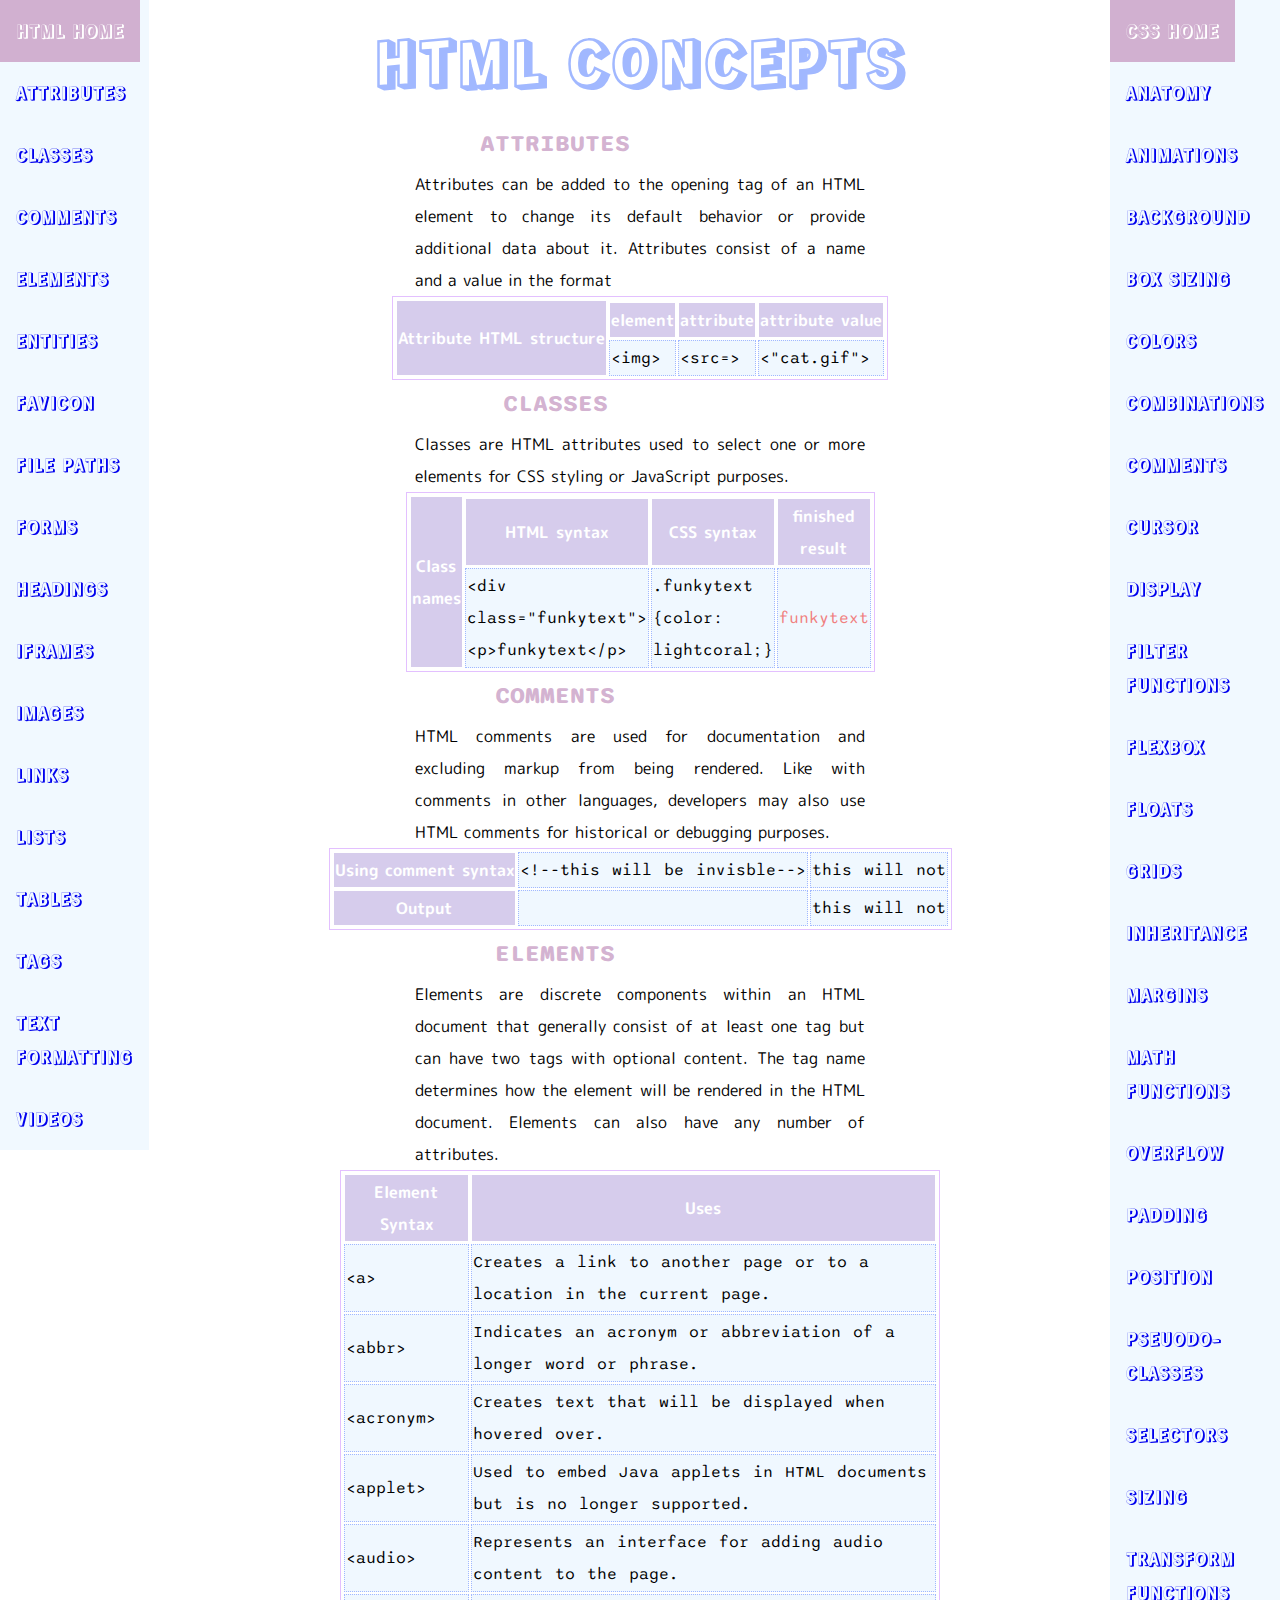
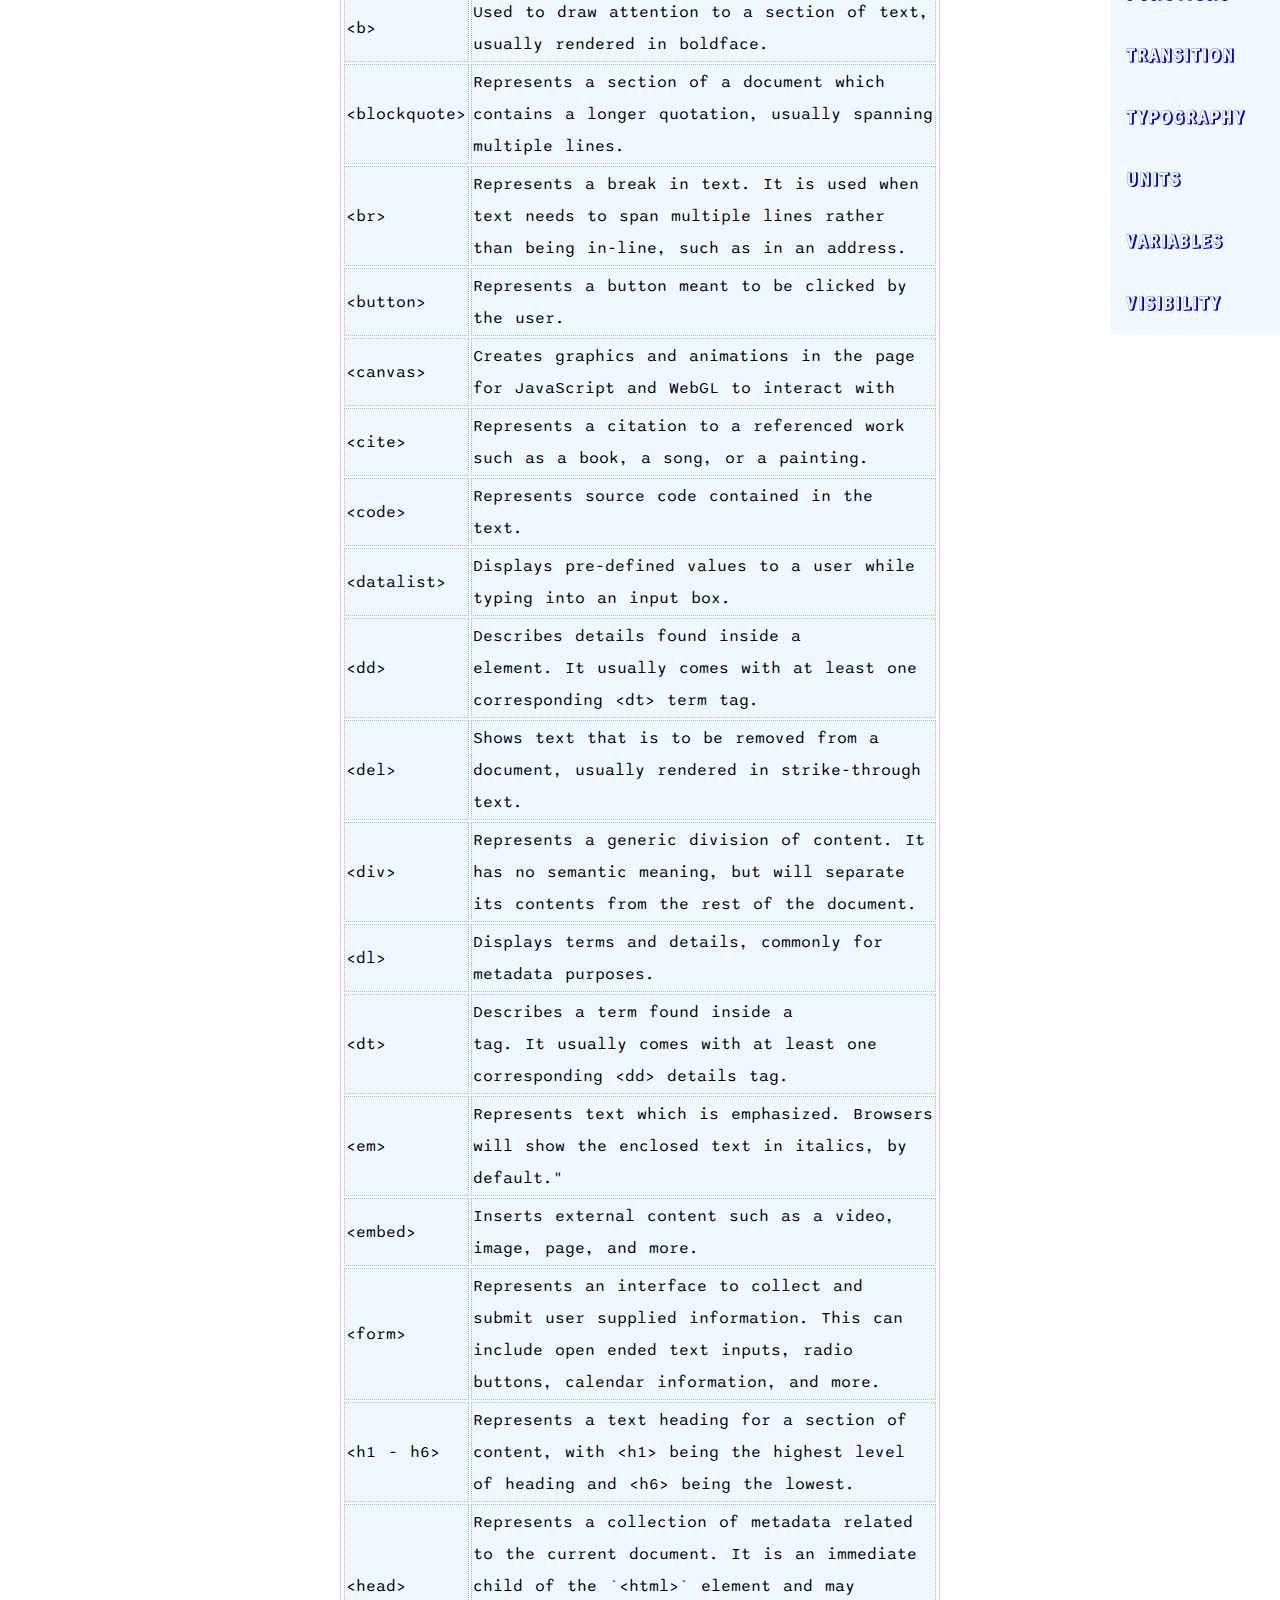
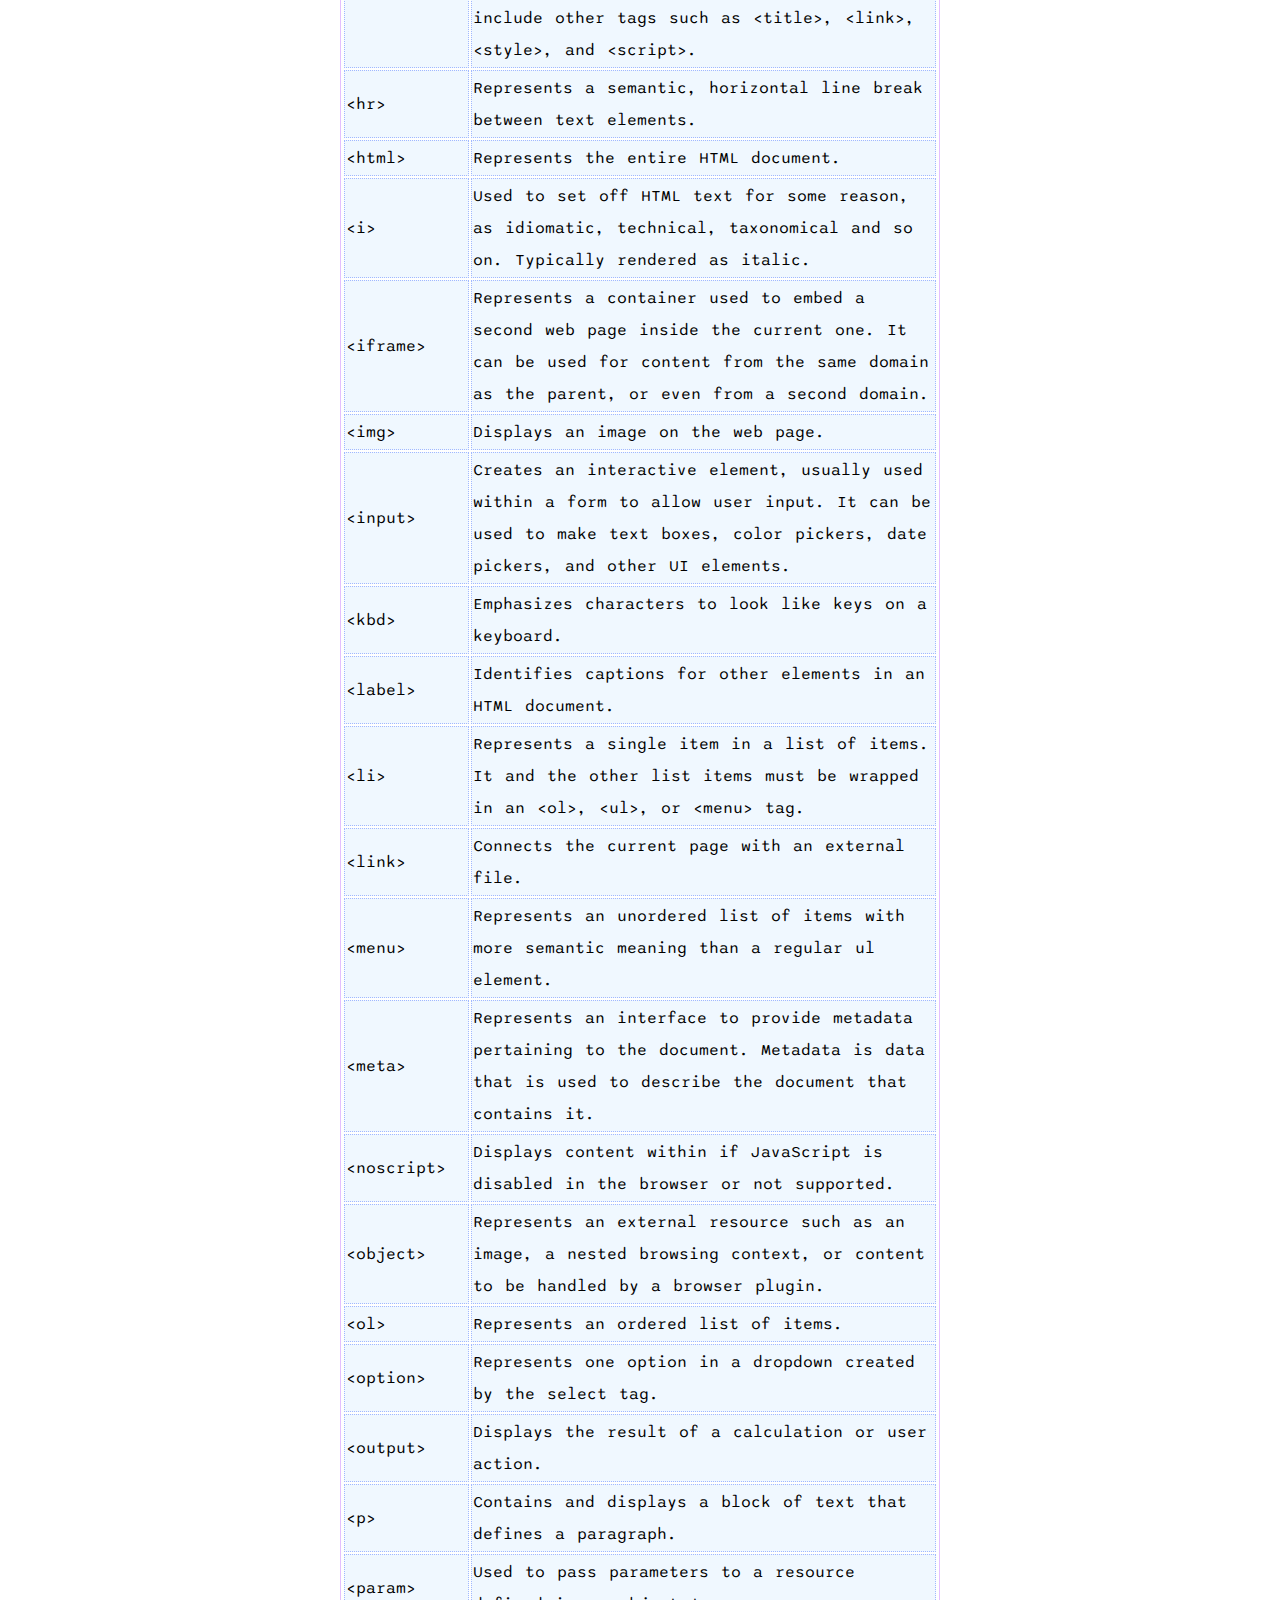
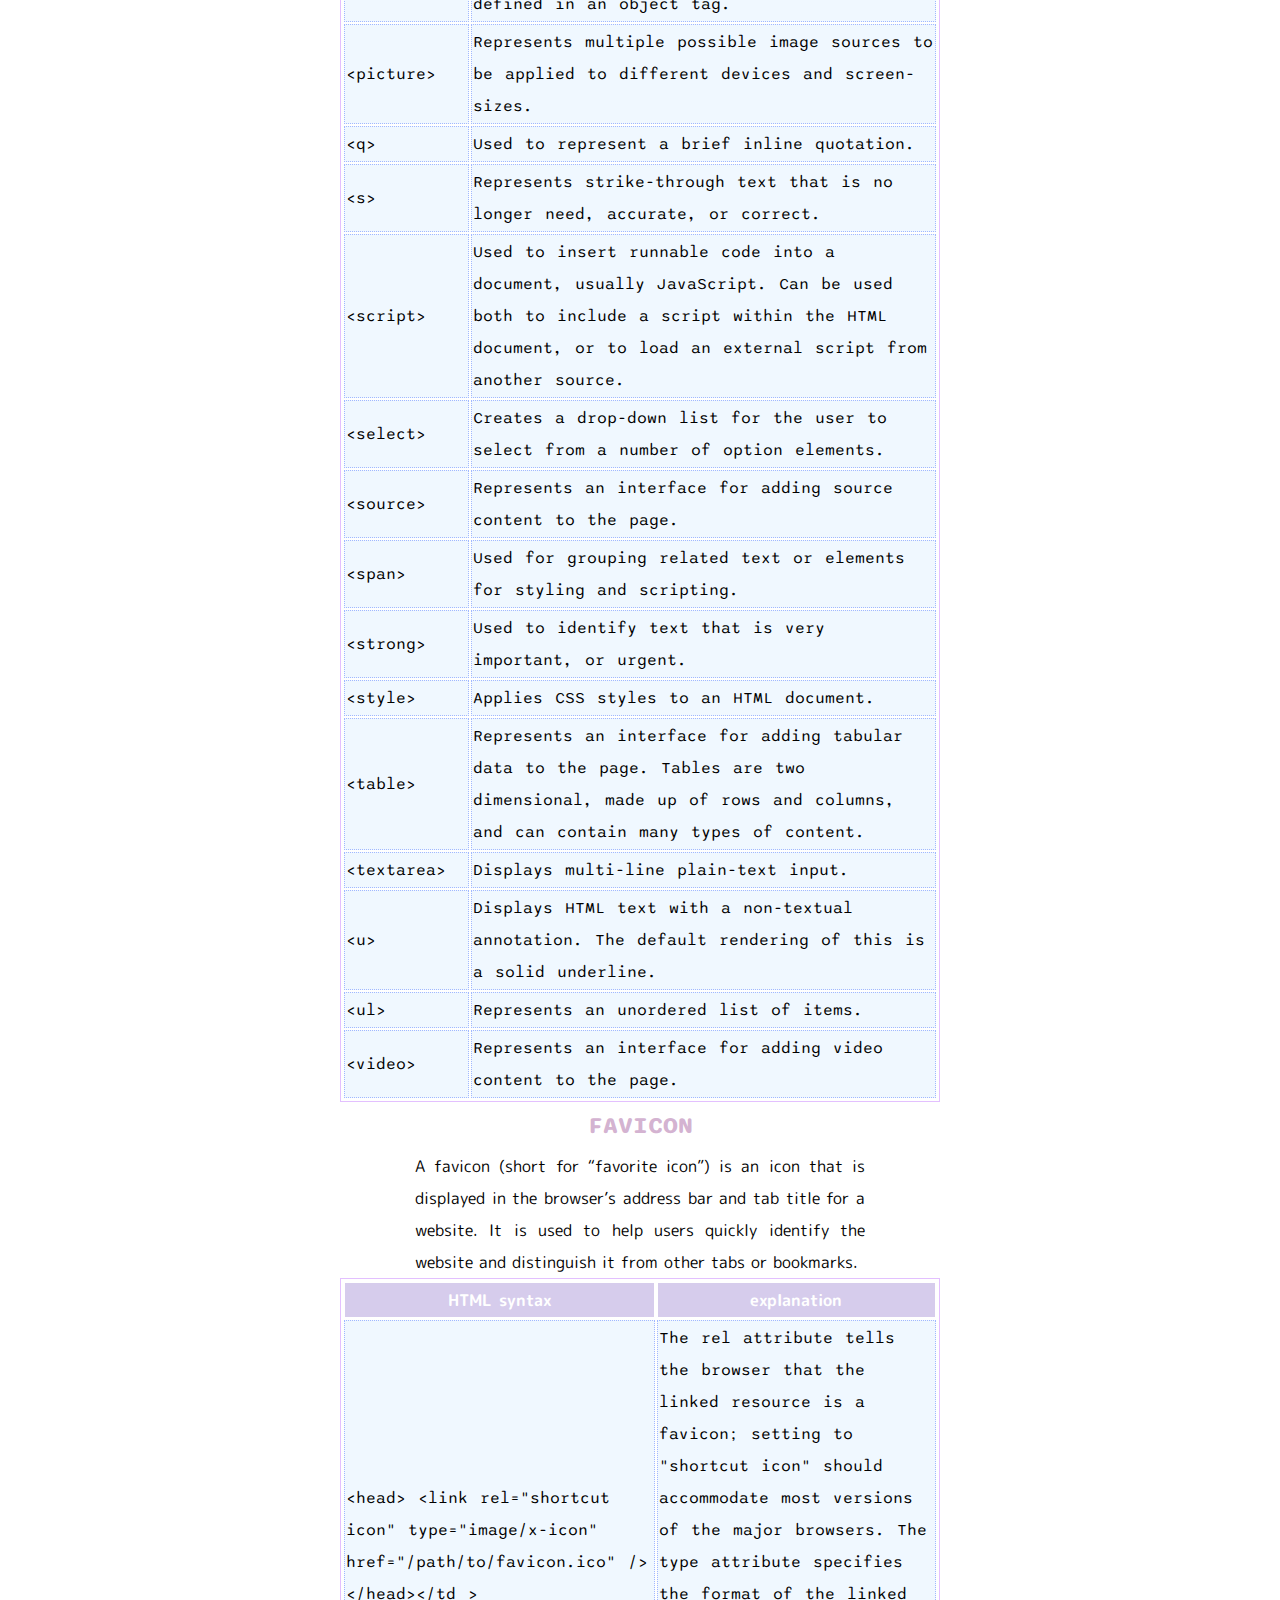
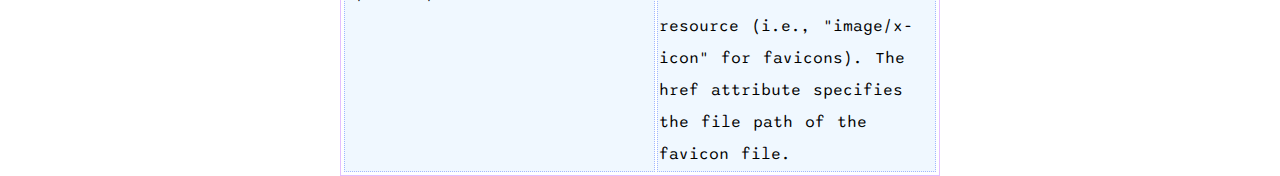
<file: Cheat Sheet/index.html>
<!DOCTYPE html>
<html lang="en">
<head>
    <meta charset="UTF-8">
    <meta http-equiv="X-UA-Compatible" content="IE=edge">
    <meta name="viewport" content="width=device-width, initial-scale=1.0">
    <title>HTML & CSS cheatsheet</title>
<link href="style.css" rel="stylesheet">
<style>
    @import url('https://fonts.googleapis.com/css2?family=M+PLUS+Rounded+1c&family=Rampart+One&family=Righteous&family=Sono&display=swap');
    </style>
</head>
<body>
    <!--NAVIGATION-->
    <nav1>
                <!--HTML-->
       
        <a class="active1" href="#htmlconcepts">HTML Home</a>
        <a href="#attributes">Attributes</a>
        <a href="#classes">Classes</a>
        <a href="#comments">Comments</a>
        <a href="#elements">Elements</a>
        <a href="#Entities">Entities</a>
        <a href="#Favicon">Favicon</a>
        <a href="#FilePaths">File Paths</a>
        <a href="#Forms">Forms</a>
        <a href="#Headings">Headings</a>
        <a href="#IFrames">IFrames</a>
        <a href="#Images">Images</a>
        <a href="#Links">Links</a>
        <a href="#Lists">Lists</a>
        <a href="#Tables">Tables</a>
        <a href="#Tags">Tags</a>
        <a href="#TextFormatting">Text Formatting</a>
        <a href="#Videos">Videos</a>
</nav1>
<nav2>
        <!--CSS-->
        <a class="active" href="#cssconcepts">CSS Home</a>
        <a href="#Anatomy">Anatomy</a>
        <a href="#Animations">Animations</a>
        <a href="#Background">Background</a>
        <a href="#BoxSizing">Box Sizing</a>
        <a href="#Colors">Colors</a>
        <a href="#Combinations">Combinations</a>
        <a href="#Comments">Comments</a>
        <a href="#Cursor">Cursor</a>
        <a href="#Display">Display</a>
        <a href="#FilterFunctions">Filter Functions</a>
        <a href="#Flexbox">Flexbox</a>
        <a href="#Floats">Floats</a>
        <a href="#Grids">Grids</a>
        <a href="#Inheritance">Inheritance</a>
        <a href="#Margins">Margins</a>
        <a href="#MathFunctions">Math Functions</a>
        <a href="#Overflow">Overflow</a>
        <a href="#Padding">Padding</a>
        <a href="#Position">Position</a>
        <a href="#Pseuodo-classes">Pseuodo-classes</a>
        <a href="#Selectors">Selectors</a>
        <a href="#Sizing">Sizing</a>
        <a href="#TransformFunctions">Transform Functions</a>
        <a href="#Transition">Transition</a>
        <a href="#Typography">Typography</a>
        <a href="#Units">Units</a>
        <a href="#Variables">Variables</a>
        <a href="#Visibility">Visibility</a>
    </nav2>
   <!--HTML CONCEPTS-->
<div class="htmlconcepts">
    <a id="htmlconcepts">
    <h1>HTML CONCEPTS</h1>
    </a>
</div>
   <!--Attributes-->
   <div class="attributes">
    <a id="attributes">
    <h2>Attributes</h2></a>
    <p>Attributes can be added to the opening tag of an HTML element to change its default behavior or provide additional data about it. Attributes consist of a name and a value in the format</p>
</div>
<div class="attributestable">
    <table>
        <tr>
            <th rowspan="4">Attribute HTML structure</th>
        </tr>
    <tr>
        <th>element</th>
        <th>attribute</th>
        <th>attribute value</th>
    </tr>
    <tr>
        <td>&lt;img&gt;</td>
        <td>&lt;src=&gt;</td>
        <td>&lt;"cat.gif"&gt;</td>
    </tr>
</table>
</div>
<!--Classes-->
<div class="classes">
    <a id="classes">
    <h2>Classes</h2>
</a>
    <p>Classes are HTML attributes used to select one or more elements for CSS styling or JavaScript purposes.</p>
</div>
<div class="classestable">
    <table>
        <tr>
            <th rowspan="4">Class names</th>
        </tr>
    <tr>
        <th>HTML syntax</th>
        <th>CSS syntax</th>
        <th>finished result</th>
    </tr>
    <tr>
        <td>&lt;div class="funkytext"&gt;&lt;p&gt;funkytext&lt;/p&gt;</td>
        <td>.funkytext {color: lightcoral;}</td>
        <td id="example1">funkytext</td>
    
    </tr>
</table>
</div>
<!--Comments-->
<div class="comments">
    <a id="comments">
    <h2>Comments</h2>
    </a>
    <p>HTML comments are used for documentation and excluding markup from being rendered. Like with comments in other languages, developers may also use HTML comments for historical or debugging purposes.</p>
</div>
<div class="commentstable">
<table> 
    <tr>
        <th>Using comment syntax</th>
        <td>&lt;!--this will be invisble--&gt;</td>
        <td>this will not</td>
    </tr>
    <tr>
        <th>Output</th>
        <td></td>
        <td>this will not</td>
    
    </tr>
</table>
</div>
<!--ELements-->
<div class="elements">
    <a id="elements">
        <h2>Elements</h2>
    </a>
    <p>Elements are discrete components within an HTML document that generally consist of at least one tag but can have two tags with optional content. The tag name determines how the element will be rendered in the HTML document. Elements can also have any number of attributes.</p>
</div>
<div class="elementstable ">
<table>
<tr>
    <th>Element Syntax</th>
    <th>Uses</th>
</tr>
    <td>&lt;a&gt;</td>
    <td>Creates a link to another page or to a location in the current page.</td>
<tr>
    <td>&lt;abbr&gt;</td>
    <td>Indicates an acronym or abbreviation of a longer word or phrase.</td>
</tr>
<tr>
    <td>&lt;acronym&gt;</td>
    <td>Creates text that will be displayed when hovered over.</td>
</tr>
<tr>
    <td>&lt;applet&gt;</td>
    <td>Used to embed Java applets in HTML documents but is no longer supported.</td>
</tr>
<tr>
    <td>&lt;audio&gt;</td>
    <td>Represents an interface for adding audio content to the page.</td>
</tr>
<tr>
    <td>&lt;b&gt;</td>
    <td>Used to draw attention to a section of text, usually rendered in boldface.</td>
</tr>
<tr>
    <td>&lt;blockquote&gt;</td>
    <td>Represents a section of a document which contains a longer quotation, usually spanning multiple lines.</td>
</tr>
<tr>
    <td>&lt;br&gt;</td>
    <td>Represents a break in text. It is used when text needs to span multiple lines rather than being in-line, such as in an address.</td>
</tr>
<tr>
    <td>&lt;button&gt;</td>
    <td>Represents a button meant to be clicked by the user.</td>
</tr>
<tr>
    <td>&lt;canvas&gt;</td>
    <td>Creates graphics and animations in the page for JavaScript and WebGL to interact with</td>
</tr>
<tr>
    <td>&lt;cite&gt;</td>
    <td>Represents a citation to a referenced work such as a book, a song, or a painting.</td>
</tr>
<tr>
    <td>&lt;code&gt;</td>
    <td>Represents source code contained in the text.</td>
</tr>
<tr>
    <td>&lt;datalist&gt;</td>
    <td>Displays pre-defined values to a user while typing into an input box.</td>
</tr>
<tr>
    <td>&lt;dd&gt;</td>
    <td>Describes details found inside a <dl> element. It usually comes with at least one corresponding &lt;dt&gt; term tag.</td>
</tr>
<tr>
    <td>&lt;del&gt;</td>
    <td>Shows text that is to be removed from a document, usually rendered in strike-through text.</td>
</tr>
<tr>
    <td>&lt;div&gt;</td>
    <td>Represents a generic division of content. It has no semantic meaning, but will separate its contents from the rest of the document.</td>
</tr>
<tr>
    <td>&lt;dl&gt;</td>
    <td>Displays terms and details, commonly for metadata purposes.</td>
</tr>
<tr>
    <td>&lt;dt&gt;</td>
    <td>Describes a term found inside a <dl> tag. It usually comes with at least one corresponding &lt;dd&gt; details tag.</td>
</tr>
<tr>
    <td>&lt;em&gt;</td>
    <td>Represents text which is emphasized. Browsers will show the enclosed text in italics, by default."</td>
</tr>
<tr>
    <td>&lt;embed&gt;</td>
    <td>Inserts external content such as a video, image, page, and more.</td>
</tr>
<tr>
    <td>&lt;form&gt;</td>
    <td>Represents an interface to collect and submit user supplied information. This can include open ended text inputs, radio buttons, calendar information, and more.</td>
</tr>
<tr>
    <td>&lt;h1 - h6&gt;</td>
    <td>Represents a text heading for a section of content, with &lt;h1&gt; being the highest level of heading and &lt;h6&gt; being the lowest.</td>
</tr>
<tr>
    <td>&lt;head&gt;</td>
    <td>Represents a collection of metadata related to the current document. It is an immediate child of the `&lt;html&gt;` element and may include other tags such as &lt;title&gt;, &lt;link&gt;, &lt;style&gt;, and &lt;script&gt;.</td>
</tr>
<tr>
    <td>&lt;hr&gt;</td>
    <td>Represents a semantic, horizontal line break between text elements.</td>
</tr>
<tr>
    <td>&lt;html&gt;</td>
    <td>Represents the entire HTML document.</td>
</tr>
<tr>
    <td>&lt;i&gt;</td>
    <td>Used to set off HTML text for some reason, as idiomatic, technical, taxonomical and so on. Typically rendered as italic.</td>
</tr>
<tr>
    <td>&lt;iframe&gt;</td>
    <td>Represents a container used to embed a second web page inside the current one. It can be used for content from the same domain as the parent, or even from a second domain.</td>
</tr>
<tr>
    <td>&lt;img&gt;</td>
    <td>Displays an image on the web page.</td>
</tr>
<tr>
    <td>&lt;input&gt;</td>
    <td>Creates an interactive element, usually used within a form to allow user input. It can be used to make text boxes, color pickers, date pickers, and other UI elements.</td>
</tr>
<tr>
    <td>&lt;kbd&gt;</td>
    <td>Emphasizes characters to look like keys on a keyboard.</td>
</tr>
<tr>
    <td>&lt;label&gt;</td>
    <td>Identifies captions for other elements in an HTML document.</td>
</tr>
<tr>
    <td>&lt;li&gt;</td>
    <td>Represents a single item in a list of items. It and the other list items must be wrapped in an &lt;ol&gt;, &lt;ul&gt;, or &lt;menu&gt; tag.</td>
</tr>
<tr>
    <td>&lt;link&gt;</td>
    <td>Connects the current page with an external file.</td>
</tr>
<tr>
    <td>&lt;menu&gt;</td>
    <td>Represents an unordered list of items with more semantic meaning than a regular ul element.</td>
</tr>
<tr>
    <td>&lt;meta&gt;</td>
    <td>Represents an interface to provide metadata pertaining to the document. Metadata is data that is used to describe the document that contains it.</td>
</tr>
<tr>
    <td>&lt;noscript&gt;</td>
    <td>Displays content within if JavaScript is disabled in the browser or not supported.</td>
</tr>
<tr>
    <td>&lt;object&gt;</td>
    <td>Represents an external resource such as an image, a nested browsing context, or content to be handled by a browser plugin.</td>
</tr>
<tr>
    <td>&lt;ol&gt;</td>
    <td>Represents an ordered list of items.</td>
</tr>
<tr>
    <td>&lt;option&gt;</td>
    <td>Represents one option in a dropdown created by the select tag.</td>
</tr>
<tr>
    <td>&lt;output&gt;</td>
    <td>Displays the result of a calculation or user action.</td>
</tr>
<tr>
    <td>&lt;p&gt;</td>
    <td>Contains and displays a block of text that defines a paragraph.</td>
</tr>
<tr>
    <td>&lt;param&gt;</td>
    <td>Used to pass parameters to a resource defined in an object tag.</td>
</tr>
<tr>
    <td>&lt;picture&gt;</td>
    <td>Represents multiple possible image sources to be applied to different devices and screen-sizes.</td>
</tr>
<tr>
    <td>&lt;q&gt;</td>
    <td>Used to represent a brief inline quotation.</td>
</tr>
<tr>
    <td>&lt;s&gt;</td>
    <td>Represents strike-through text that is no longer need, accurate, or correct.</td>
</tr>
<tr>
    <td>&lt;script&gt;</td>
    <td>Used to insert runnable code into a document, usually JavaScript. Can be used both to include a script within the HTML document, or to load an external script from another source.</td>
</tr>
<tr>
    <td>&lt;select&gt;</td>
    <td>Creates a drop-down list for the user to select from a number of option elements.</td>
</tr>
<tr>
    <td>&lt;source&gt;</td>
    <td>Represents an interface for adding source content to the page.</td>
</tr>
<tr>
    <td>&lt;span&gt;</td>
    <td>Used for grouping related text or elements for styling and scripting.</td>
</tr>
<tr>
    <td>&lt;strong&gt;</td>
    <td>Used to identify text that is very important, or urgent.</td>
</tr>
<tr>
    <td>&lt;style&gt;</td>
    <td>Applies CSS styles to an HTML document.</td>
</tr>
<tr>
    <td>&lt;table&gt;</td>
    <td>Represents an interface for adding tabular data to the page. Tables are two dimensional, made up of rows and columns, and can contain many types of content.</td>
</tr>
<tr>
    <td>&lt;textarea&gt;</td>
    <td>Displays multi-line plain-text input.</td>
</tr>
<tr>
    <td>&lt;u&gt;</td>
    <td>Displays HTML text with a non-textual annotation. The default rendering of this is a solid underline.</td>
</tr>
<tr>
    <td>&lt;ul&gt;</td>
    <td>Represents an unordered list of items.</td>
</tr>
<tr>
    <td>&lt;video&gt;</td>
    <td>Represents an interface for adding video content to the page.</td>
</tr>
</table>
</div>
<!--Favicon-->
<div class="favicon">
    <a id="Favicon">
        <h2>Favicon</h2>
    </a>
    <p>A favicon (short for “favorite icon”) is an icon that is displayed in the browser’s address bar and tab title for a website. It is used to help users quickly identify the website and distinguish it from other tabs or bookmarks.</p>
</div>
<div class="favicontable">
    <table>
        <tr>
         <th>HTML syntax</th>
         <th>explanation</th>
        </tr>

        <tr>
            <td>&lt;head&gt;
                &lt;link rel="shortcut icon" type="image/x-icon" href="/path/to/favicon.ico" /&gt;
              &lt;/head&gt;&lt;/td &gt;
              <td>The rel attribute tells the browser that the linked resource is a favicon; setting to "shortcut icon" should accommodate most versions of the major browsers.
                The type attribute specifies the format of the linked resource (i.e., "image/x-icon" for favicons).
                The href attribute specifies the file path of the favicon file.</td>
        </tr>
    </table>
</div>


</body>
</body>
</html>
</file>
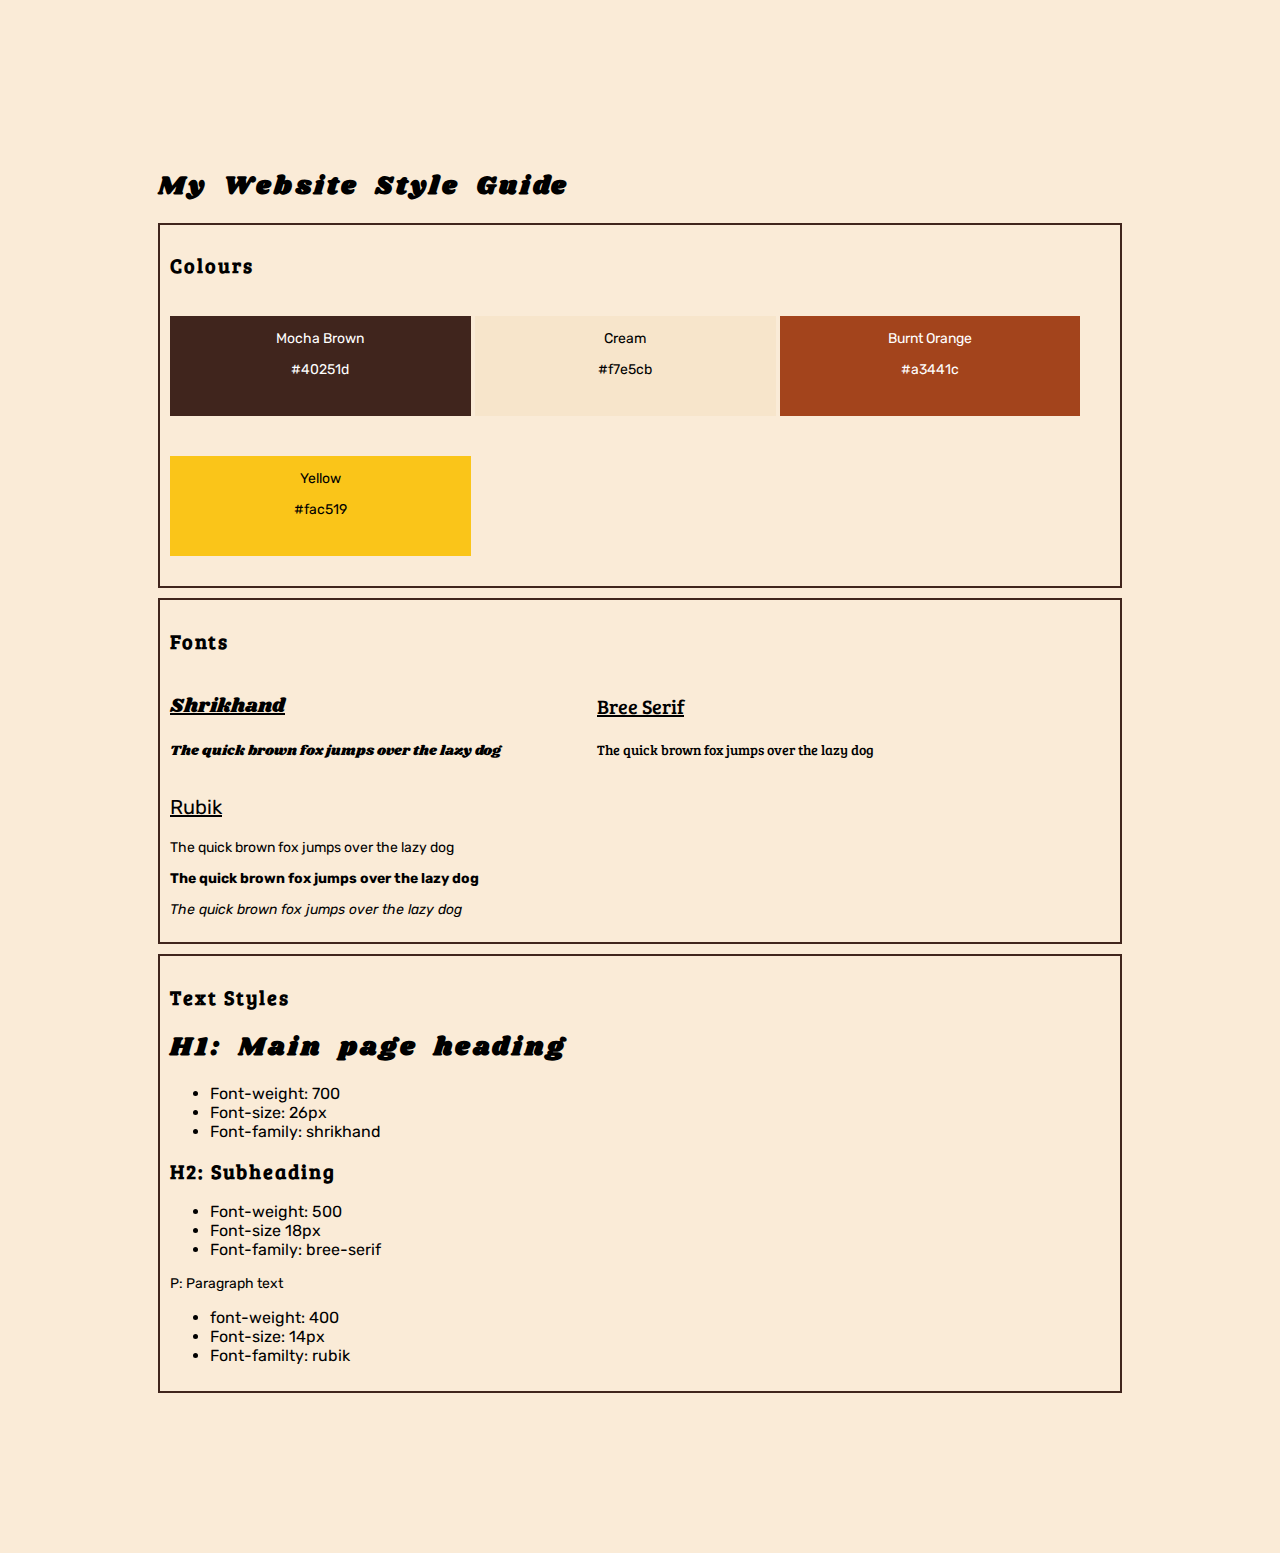
<file: WebsiteStyleGuide/index.html>
<!DOCTYPE html>
<html lang="en">
<head>
    <meta charset="UTF-8">
    <meta http-equiv="X-UA-Compatible" content="IE=edge">
    <meta name="viewport" content="width=device-width, initial-scale=1.0">
    <title>My Website Style Sheet</title>
    <link href="style.css" rel="stylesheet">
    <style>
        @import url('https://fonts.googleapis.com/css2?family=Bree+Serif&family=Rubik:ital,wght@0,400;0,700;1,400&family=Shrikhand&display=swap');
        </style>        
</head>
<body>
<!--header-->
<h1>My Website Style Guide</h1>
<div class="container">
    <h2>Colours</h2>
        <!--colour container-->
        <div class="colour-container">
            <!--mocha-->
            <div class="colour-panel mocha-brown">
                <p class="colour-label">Mocha Brown</p>
                <p class="colour-hex">#40251d</p>
            </div>
            <!--cream-->
            <div class="colour-panel cream">
                <p class="colour-label">Cream</p>
                <p class="colour-hex">#f7e5cb</p>
            </div>
            <!--orange-->
            <div class="colour-panel burnt-orange">
                <p class="colour-label">Burnt Orange</p>
                <p class="colour-hex">#a3441c</p>
            </div>
            <!--yellow-->
            <div class="colour-panel yellow">
                <p class="colour-label">Yellow</p>
                <p class="colour-hex">#fac519</p>
            </div>
        </div>
</div>
<div class="container">
    <h2>Fonts</h2>
    <!--font container-->
    <div class="font-container">
        <!--Shrikhand-->
        <div class="font-panel shrikhand">
            <p class="font-label shrikhand">Shrikhand</p>
            <p class="regular shrikhand">The quick brown fox jumps over the lazy dog</p>
        </div>
        <!--Bree Serif-->
        <div class="font-panel bree-serif">
            <p class="font-label bree-serif">Bree Serif</p>
            <p class="regular bree-serif">The quick brown fox jumps over the lazy dog</p>
        </div>        
        <!--Rubik-->
        <div class="font-panel rubik">
            <p class="font-label rubik">Rubik</p>
            <p class="regular rubik">The quick brown fox jumps over the lazy dog</p>
            <p class="bold rubik">The quick brown fox jumps over the lazy dog</p>
            <p class="italic rubik">The quick brown fox jumps over the lazy dog</p>
        </div>
    </div>
</div>
<div class="container">
    <h2>Text Styles</h2>
    <!--Text container-->
    <div class="text-container">
        <!--h1-->
        <div class="text-panel">
            <h1>H1: Main page heading</h1>
            <ul>
                <li>Font-weight: 700</li>
                <li>Font-size: 26px</li>
                <li>Font-family: shrikhand</li>
            </ul>
        </div>
        <!--h2-->
        <div class="text-panel"></div>
            <h2>H2: Subheading</h2>
            <ul>
                <li>Font-weight: 500</li>
                <li>Font-size 18px</li>
                <li>Font-family: bree-serif</li>
            </ul>
    <!--paragraph-->
    <div class="text-panel">
        <p>P: Paragraph text</p>
        <ul>
            <li>font-weight: 400</li>
            <li>Font-size: 14px</li>
            <li>Font-familty: rubik</li>
        </ul>
    </div>
</div>
</div>
</body>
</html>
</file>
<file: Cheat Sheet/style.css>
*{
    margin: 0 auto;
    word-spacing: 2px;
    line-height: 2;
   }
   h2{
    font-family: 'Sono','Segoe UI', Tahoma, Geneva, Verdana, sans-serif ;
    text-transform: uppercase;
    text-align: center;
    color: rgba(206, 169, 203,0.9);
   }
   p{
    width: 450px;
    text-align: justify;
    font-family: 'M PLUS Rounded 1c', sans-serif;
}
#example1{
    color:lightcoral
}

nav1{
    background-color: rgba(240, 248, 255, 0.9);
    font-family: 'Rampart One' ;
    text-transform: uppercase;
    text-align: left;
    font-size: 17px;
    position: fixed;
    overflow: scroll;
    top: 0; 
    left: 0; 
    width: min-content;
    z-index: 9999;
    float: left;
    color: rgba(206, 169, 203,0.9);
}
nav1 a {
    float: left;
    color: 000;
    text-align: left;
    padding: 14px 16px;
    text-decoration: none;
    font-size: 17px;

}
nav1 a:hover {
    background-color:rgba(201, 184, 255,0.3);
    color: #FFF;
}
nav1 a.active1 {
    background-color: rgba(206, 169, 203,0.9);
    color: white;
  }
  nav2{
    background-color: rgba(240, 248, 255, 0.9);
    font-family: 'Rampart One' ;
    text-transform: uppercase;
    text-align: right;
    font-size: 17px;
    position: sticky;
    overflow: inherit; 
    height:auto;
    top: 0; 
    right: 0; 
    width: min-content;
    z-index: 9999;
    float: right;
    color: rgba(206, 169, 203,0.9);

}
nav2 a {
    float: left;
    color: 000;
    text-align: left;
    padding: 14px 16px;
    text-decoration: none;
    font-size: 17px;

}
nav2 a:hover {
    background-color:rgba(201, 184, 255,0.3);
    color: #FFF;
}
nav2 a.active {
    background-color: rgba(206, 169, 203,0.9);
    color: white;
  }


.htmlconcepts h1{
    font-family:'Rampart One', cursive;
    text-align: center;
    font-size: 60px;
    box-sizing: border-box;
    width: fit-content;
    color: rgb(161, 184, 255);
}

.attributestable{
    border: 1px solid;
    border-color:rgb(227, 192, 255);
    box-sizing: border-box;
    width: fit-content;
    padding: 1px 1px;
}

.attributestable th{
    font-family: 'M PLUS Rounded 1c', sans-serif;
    color: #FFF;
    text-align: center;
    border: 1px solid;
    border-color: #FFF;
    background-color: rgba(173, 154, 217, 0.5);
    margin: 0 auto;
    box-sizing: border-box;
}
.attributestable tr{
    border: 1px solid;
    border-color:rgb(245, 227, 66)  ;
    box-sizing: border-box;

}
.attributestable td{
    font-family: 'Sono';
    border: 1px dotted;
    border-color:  rgb(161, 184, 255) ;
    background-color: aliceblue;
    box-sizing: border-box;

}

.attributestable{
    border: 1px solid;
    border-color:rgb(227, 192, 255);
    box-sizing: border-box;
    width: fit-content;
    padding: 1px 1px;
}

.classestable th{
    font-family: 'M PLUS Rounded 1c', sans-serif;
    color: #FFF;
    text-align: center;
    border: 1px solid;
    border-color: #FFF;
    background-color: rgba(173, 154, 217, 0.5);
    margin: 0 auto;
    box-sizing: border-box;
}
.classestable tr{
    border: 1px solid;
    border-color:rgb(245, 227, 66)  ;
    box-sizing: border-box;

}
.classestable td{
    font-family: 'Sono';
    border: 1px dotted;
    border-color:  rgb(161, 184, 255) ;
    background-color: aliceblue;
    box-sizing: border-box;
}
.classestable{
    border: 1px solid;
    border-color:rgb(227, 192, 255);
    box-sizing: border-box;
    width:min-content;
    padding: 1px 1px;
}

.commentstable th{
    font-family: 'M PLUS Rounded 1c', sans-serif;
    color: #FFF;
    text-align: center;
    border: 1px solid;
    border-color: #FFF;
    background-color: rgba(173, 154, 217, 0.5);
    margin: 0 auto;
    box-sizing: border-box;
}
.commentstable tr{
    border: 1px solid;
    border-color:rgb(245, 227, 66)  ;
    box-sizing: border-box;

}
.commentstable td{
    font-family: 'Sono';
    border: 1px dotted;
    border-color:  rgb(161, 184, 255) ;
    background-color: aliceblue;
    box-sizing: border-box;
}
.commentstable{
    border: 1px solid;
    border-color:rgb(227, 192, 255);
    box-sizing: border-box;
    width:max-content;
    padding: 1px 1px;
}

.elementstable th{
    font-family: 'M PLUS Rounded 1c', sans-serif;
    color: #FFF;
    text-align: center;
    border: 1px solid;
    border-color: #FFF;
    background-color: rgba(173, 154, 217, 0.5);
    margin: 0 auto;
    box-sizing: border-box;
}
.elementstable tr{
    border: 1px solid;
    border-color:rgb(245, 227, 66)  ;
    box-sizing: border-box;

}
.elementstable td{
    font-family: 'Sono';
    border: 1px dotted;
    border-color:  rgb(161, 184, 255) ;
    background-color: aliceblue;
    box-sizing: border-box;
}
.elementstable{
    border: 1px solid;
    border-color:rgb(227, 192, 255);
    box-sizing: border-box;
    width: 600px;
    padding: 1px 1px;
}

.favicontable th{
    font-family: 'M PLUS Rounded 1c', sans-serif;
    color: #FFF;
    text-align: center;
    border: 1px solid;
    border-color: #FFF;
    background-color: rgba(173, 154, 217, 0.5);
    margin: 0 auto;
    box-sizing: border-box;
}
.favicontable tr{
    border: 1px solid;
    border-color:rgb(245, 227, 66)  ;
    box-sizing: border-box;

}
.favicontable td{
    font-family: 'Sono';
    border: 1px dotted;
    border-color:  rgb(161, 184, 255) ;
    background-color: aliceblue;
    box-sizing: border-box;
}
.favicontable{
    border: 1px solid;
    border-color:rgb(227, 192, 255);
    box-sizing: border-box;
    width: 600px;
    padding: 1px 1px;
}
</file>
<file: WebsiteStyleGuide/style.css>
html{
    display:block;
    margin: 150px 150px;
}
body{
    background-color: antiquewhite;
}
h1 {
    display: block;
    font-size: 2em;
    margin-block-start: 0.67em;
    margin-block-end: 0.67em;
    margin-inline-start: 0px;
    margin-inline-end: 0px;
    font-weight: 700px;
    font-size: 26px;
    font-family: 'Shrikhand', serif;
    letter-spacing: 3px;
    word-spacing: 8px;
}
h2{
    font-family: 'Bree Serif', serif;
    letter-spacing: 2px;
    font-weight: 500px;
    font-size: 20px;
    font-weight: bolder;
}
p {
    display: block;
    margin-block-start: 1em;
    margin-block-end: 1em;
    margin-inline-start: 0px;
    margin-inline-end: 0px;
    font-family: 'Rubik', sans-serif;
    font-size: 14px;
}
li{
    font-family: 'Rubik', sans-serif;
}
div {
    display: block;
}
.container {
    border: 2px solid #40251d;
    padding: 10px;
    margin: 10px auto;
}
.colour-container {
    width: 100%
}
.colour-panel {
    display: inline-block;
    width: 32%;
    text-align: center;
    margin: 20px auto;
    min-height: 100px;
}
.mocha-brown{
    background-color: #40251d;
    color: #FFF;
}
.cream{
    background-color: #f7e5cb;
}
.burnt-orange{
    background-color: #a3441c;
    color: #FFF;
}
.yellow{
    background-color: #fac519;
}
.font-container{
    width: 100%;
}
.font-panel {
    width: 45%;
    display: inline-block;
}
.font-label{
    font-size: 20px;
    text-decoration: underline;
}
.shrikhand{
    font-family: 'Shrikhand', serif;
}
.rubik{
    font-family: 'Rubik', sans-serif;
}
.italic{
    font-style: italic;
}
.bold{
    font-weight: 700;
}
.bree-serif{
    font-family: 'Bree Serif', serif;
}
</file>
